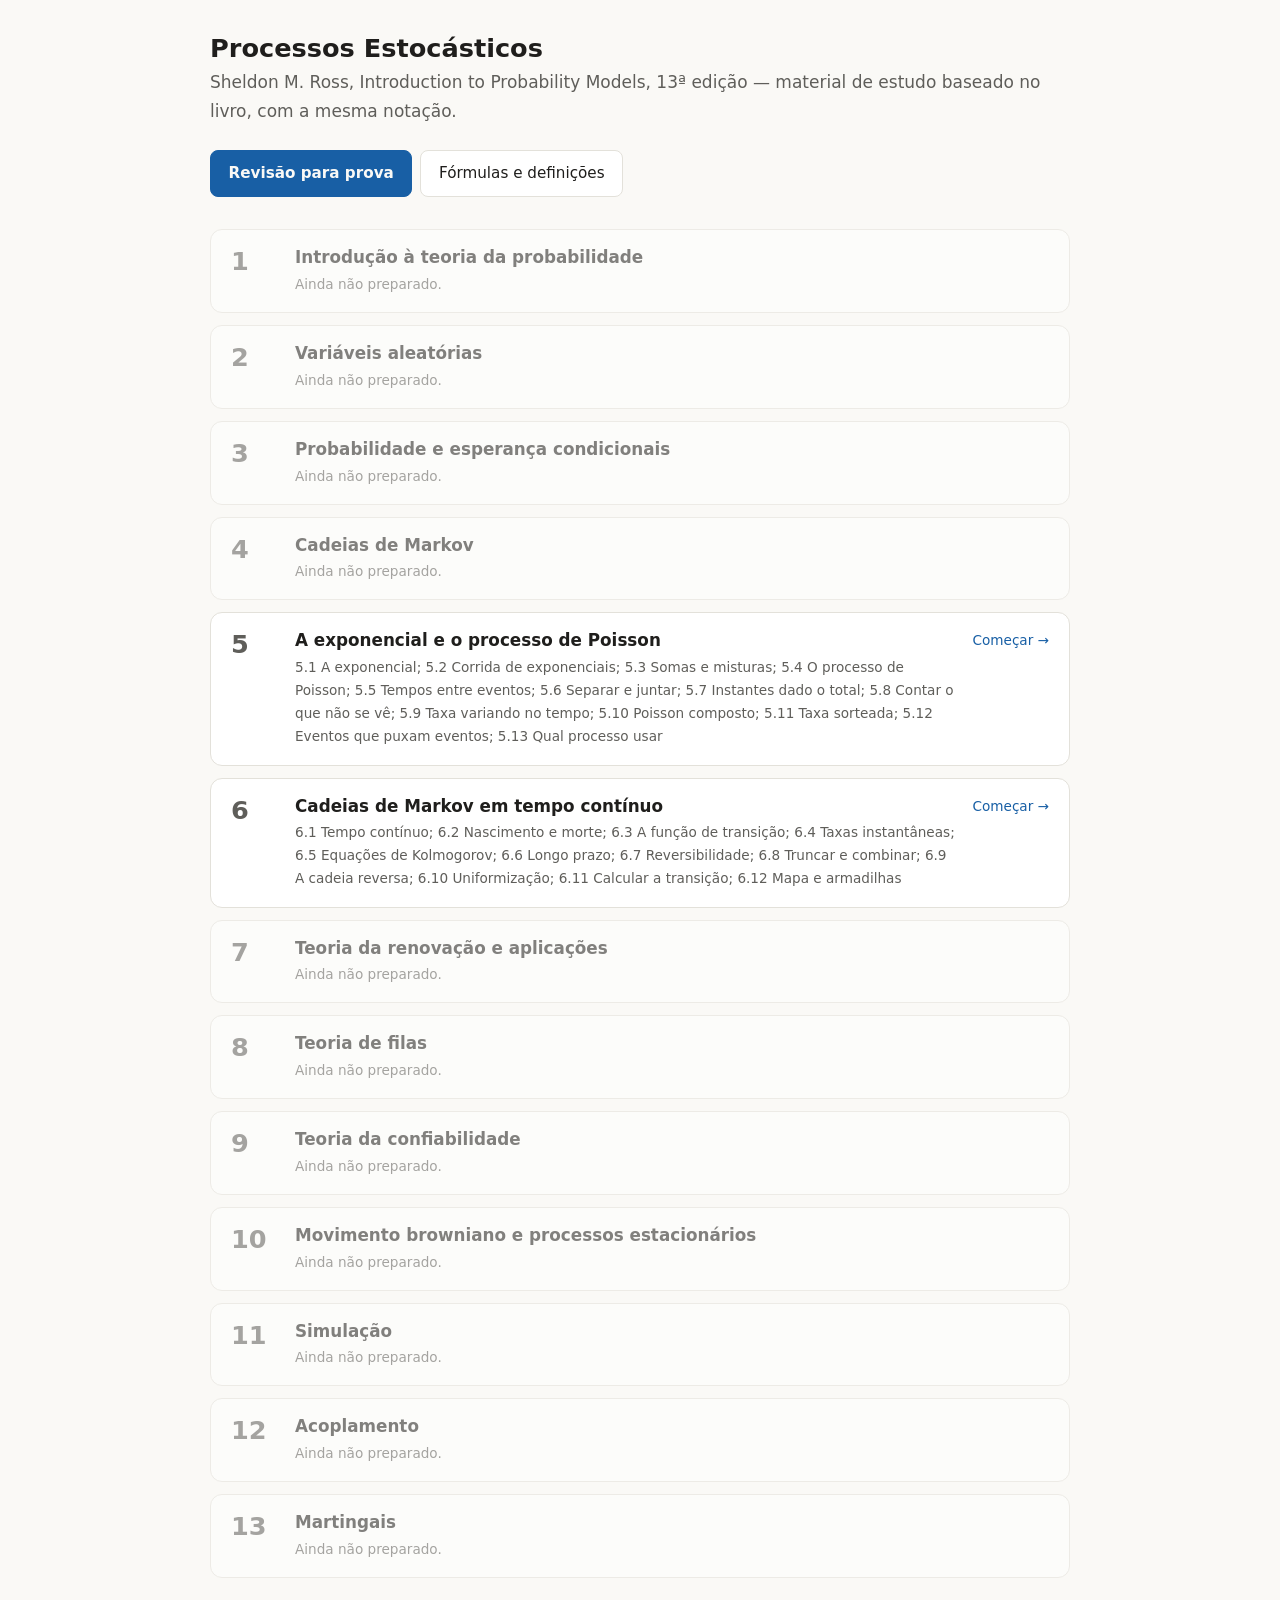
<file: index.html>
<!DOCTYPE html>
<html lang="pt-BR">
<head>
<meta charset="utf-8">
<meta name="viewport" content="width=device-width, initial-scale=1, viewport-fit=cover">
<title>Livro</title>
<link rel="stylesheet" href="assets/estudo.css">
</head>
<body>
<main class="site">
  <h1 id="titulo"></h1>
  <p class="sub" id="sub"></p>
  <nav class="site-nav">
    <a class="btn primario" href="revisao.html">Revisão para prova</a>
    <a class="btn" href="formulas.html">Fórmulas e definições</a>
  </nav>
  <div class="cap-lista" id="capitulos"></div>
</main>
<script src="assets/site.js"></script>
<script>
(function () {
  var S = window.SITE || { slug: '', livro: { titulo: 'Livro' }, capitulos: [] };
  var L = S.livro;
  document.title = L.titulo;
  document.getElementById('titulo').textContent = L.titulo;
  document.getElementById('sub').textContent = [L.autores, L.edicao].filter(Boolean).join(', ') +
    (L.autores || L.edicao ? ' — ' : '') + 'material de estudo baseado no livro, com a mesma notação.';
  var lista = document.getElementById('capitulos');
  S.capitulos.forEach(function (c) {
    var pronto = c.status === 'pronto';
    var d = document.createElement('div'); d.className = 'cap ' + (pronto ? 'pronto' : 'pendente');
    var num = document.createElement('div'); num.className = 'num'; num.textContent = c.numero;
    var meio = document.createElement('div');
    var h = document.createElement('h2');
    if (pronto) { var a = document.createElement('a'); a.href = c.arquivo; a.textContent = c.titulo; h.appendChild(a); }
    else h.textContent = c.titulo;
    var sec = document.createElement('p'); sec.className = 'secoes';
    sec.textContent = pronto ? (c.secoes || []).map(function (s) { return s.numero + ' ' + s.titulo; }).join('; ') : 'Ainda não preparado.';
    meio.appendChild(h); meio.appendChild(sec);
    var acao = document.createElement('div'); acao.className = 'acao';
    if (pronto) {
      var est = null;
      try { est = JSON.parse(localStorage.getItem('estatistica-tdah:' + S.slug + '/' + c.id) || 'null'); } catch (e) {}
      var link = document.createElement('a');
      if (est && typeof est.atual === 'number') {
        link.href = c.arquivo + '#passo-' + (est.atual + 1); link.textContent = 'Continuar →';
        acao.appendChild(link);
        if (est.onde) { var o = document.createElement('span'); o.className = 'onde'; o.textContent = est.onde; acao.appendChild(o); }
      } else { link.href = c.arquivo; link.textContent = 'Começar →'; acao.appendChild(link); }
    }
    d.appendChild(num); d.appendChild(meio); d.appendChild(acao);
    lista.appendChild(d);
  });
  if (!S.capitulos.length) lista.textContent = 'Nenhum capítulo ainda.';
})();
</script>
</body>
</html>
</file>
<file: assets/estudo.css>
:root {
  --bg: #faf9f6; --card: #ffffff; --text: #1f1e1c; --muted: #5f5e5a; --border: #e3e1da;
  --accent: #185fa5; --accent-bg: #e6f1fb; --ok: #3b6d11; --ok-bg: #eaf3de;
  --err: #a32d2d; --err-bg: #fcebeb; --warn: #854f0b; --warn-bg: #faeeda; --roxo: #534ab7;
  --s1: #c2410c; --s2: #534ab7; --s3: #0f766e;
  box-sizing: border-box;
  padding-top: env(safe-area-inset-top, 0px);
  padding-bottom: env(safe-area-inset-bottom, 0px);
}
@media (prefers-color-scheme: dark) {
  :root:not([data-theme="light"]) {
    --bg: #1c1c1b; --card: #262625; --text: #eeede8; --muted: #b4b2a9; --border: #3a3a38;
    --accent: #85b7eb; --accent-bg: #0c2a4a; --ok: #97c459; --ok-bg: #1f3310;
    --err: #f09595; --err-bg: #3d1414; --warn: #ef9f27; --warn-bg: #3a2604; --roxo: #afa9ec;
    --s1: #fb9a5b; --s2: #afa9ec; --s3: #5fd3c0;
  }
}
:root[data-theme="dark"] {
  --bg: #1c1c1b; --card: #262625; --text: #eeede8; --muted: #b4b2a9; --border: #3a3a38;
  --accent: #85b7eb; --accent-bg: #0c2a4a; --ok: #97c459; --ok-bg: #1f3310;
  --err: #f09595; --err-bg: #3d1414; --warn: #ef9f27; --warn-bg: #3a2604; --roxo: #afa9ec;
  --s1: #fb9a5b; --s2: #afa9ec; --s3: #5fd3c0;
}
html { scroll-padding-top: env(safe-area-inset-top, 0px); }
*, *::before, *::after { box-sizing: inherit; }
body { margin: 0; background: var(--bg); color: var(--text); font-family: "Inter", system-ui, -apple-system, "Segoe UI", Roboto, sans-serif; font-size: 17px; line-height: 1.7; }
.wrap { max-width: 1200px; margin: 0 auto; padding: 1.75rem 2rem 3rem; }
@media (max-width: 700px) { .wrap { padding: 1.25rem 1rem 3rem; } }
h1 { font-size: 1.5rem; font-weight: 600; margin: 0 0 .25rem; line-height: 1.3; }
h2 { font-size: 1.25rem; font-weight: 600; margin: 0 0 .75rem; line-height: 1.35; }
h3 { font-size: 1.05rem; font-weight: 600; margin: 1.25rem 0 .5rem; }
h4 { font-size: .95rem; font-weight: 600; margin: 0 0 .4rem; }
p { margin: 0 0 .9rem; }
.contexto { color: var(--muted); font-size: .95rem; margin: 0 0 1rem; }
.abas { display: flex; gap: .5rem; margin: 0 0 1.25rem; border-bottom: 1px solid var(--border); }
.abas button { background: none; border: none; border-bottom: 2px solid transparent; padding: .6rem .9rem; font: inherit; font-size: .95rem; color: var(--muted); cursor: pointer; }
.abas button[aria-selected="true"] { color: var(--accent); border-bottom-color: var(--accent); font-weight: 600; }
.passo { background: var(--card); border: 1px solid var(--border); border-radius: 12px; padding: 1.25rem; max-width: 800px; margin: 0 auto; }
.passo.com-apoio { max-width: none; }
.texto > :first-child, .apoio > :first-child { margin-top: 0; }
.texto > :last-child, .apoio > :last-child { margin-bottom: 0; }
/* Sem barras de rolagem internas: a coluna de apoio nunca rola sozinha.
   O topo do "sticky" é calculado no script: se o apoio couber na tela, fica preso no alto;
   se for mais alto que a tela, rola com a página e prende pela base. */
@media (min-width: 960px) {
  .passo { padding: 1.75rem 2rem; }
  .passo.com-apoio { display: grid; grid-template-columns: minmax(0, 1fr) minmax(0, 1fr); gap: 2.5rem; align-items: start; }
  .apoio { position: sticky; top: 1rem; }
  .resumo-grid { display: grid; grid-template-columns: minmax(0, 1fr) minmax(0, 1fr); gap: 2.5rem; align-items: start; }
  .resumo-grid .lado { grid-template-columns: 1fr; }
  .apoio .sim > svg { max-height: 40vh; }
}
@media (max-width: 959px) { .apoio { margin-top: 1rem; } }

/* ---- Blocos de leitura ---- */
.ideia { background: var(--accent-bg); color: var(--text); border-left: 4px solid var(--accent); padding: .75rem 1rem; margin: 1rem 0; }
.ideia::before { content: "Ideia central"; display: block; font-size: .8rem; font-weight: 600; color: var(--accent); margin-bottom: .2rem; }
.definicao { border-left: 4px solid var(--roxo); padding: .4rem 0 .4rem 1rem; margin: 1rem 0; }
.exemplo { background: var(--bg); border: 1px solid var(--border); border-radius: 8px; padding: .8rem 1rem; margin: 1rem 0; }
.exemplo::before { content: "Exemplo"; display: block; font-size: .8rem; font-weight: 600; color: var(--muted); margin-bottom: .2rem; }
.confira { border-left: 4px solid var(--ok); padding: .4rem 0 .4rem 1rem; margin: 1rem 0; font-size: .95rem; }
.confira::before { content: "Confira"; display: block; font-size: .8rem; font-weight: 600; color: var(--ok); margin-bottom: .1rem; }
.confira ul { margin: 0; padding-left: 1.1rem; }
.compara { display: grid; grid-template-columns: minmax(0, 1fr) minmax(0, 1fr); gap: .75rem; margin: 1rem 0; }
.compara > div { border: 1px solid var(--border); border-radius: 8px; padding: .7rem .8rem; font-size: .95rem; }
.compara > div > :last-child { margin-bottom: 0; }
.compara ul { margin: 0; padding-left: 1.1rem; }
.compara li { margin-bottom: .3rem; }
@media (max-width: 600px) { .compara { grid-template-columns: 1fr; } }
details.demo { border: 1px dashed var(--border); border-radius: 8px; padding: .5rem .9rem; margin: 1rem 0; }
details.demo > summary { cursor: pointer; font-weight: 600; font-size: .95rem; color: var(--muted); }
details.demo[open] > summary { margin-bottom: .6rem; }

/* ---- Fórmulas: nunca rolam; encolhem para caber ---- */
.formula { margin: 1rem 0; }
mjx-container[jax="SVG"][display="true"] { margin: .6em 0 !important; max-width: 100%; }
mjx-container[jax="SVG"][display="true"] > svg { max-width: 100%; height: auto; }
.s1 { color: var(--s1); } .s2 { color: var(--s2); } .s3 { color: var(--s3); }
.legenda { list-style: none; padding: 0; margin: .2rem 0 0; font-size: .93rem; display: flex; flex-wrap: wrap; column-gap: 1.25rem; row-gap: .1rem; }

/* ---- Atividades (tudo que é "sua vez" usa o fundo âmbar) ---- */
.pare, .prever, .lacunas, .acheerro { background: var(--warn-bg); border-radius: 8px; padding: .9rem 1rem; margin: 1rem 0; }
.pare::before, .prever::before, .lacunas::before, .acheerro::before { display: block; font-size: .8rem; font-weight: 600; color: var(--warn); margin-bottom: .2rem; }
.pare::before { content: "Pare e tente"; }
.prever::before { content: "Preveja antes de mexer"; }
.prever:not([data-sim])::before { content: "Preveja"; }
.lacunas::before { content: "Complete"; }
.acheerro::before { content: "Ache o erro"; }
.pare .resposta, .prever .explica { border-top: 1px solid var(--border); padding-top: .6rem; margin-top: .6rem; }
.pare > :last-child, .prever > :last-child, .lacunas > :last-child, .acheerro > :last-child { margin-bottom: 0; }
.prever .alts { display: flex; flex-wrap: wrap; gap: .4rem; margin-bottom: .5rem; }
.prever .alts button { font: inherit; font-size: .93rem; padding: .4rem .8rem; border: 1px solid var(--border); border-radius: 999px; background: var(--card); color: var(--text); cursor: pointer; }
.prever .alts button.escolhida { border-color: var(--accent); box-shadow: inset 0 0 0 1px var(--accent); font-weight: 600; }
.prever .alts button.certa { border-color: var(--ok); background: var(--ok-bg); }
.prever .alts button.errada { border-color: var(--err); background: var(--err-bg); }
.aviso-prever { font-size: .88rem; color: var(--muted); margin: 0 0 .4rem; }
.aviso-prever:empty { display: none; }
.sim.travada { opacity: .45; }
input.lacuna { width: 6.5em; font: inherit; padding: .1rem .4rem; border: 1px solid var(--muted); border-radius: 6px; background: var(--card); color: var(--text); text-align: center; }
input.lacuna.ok { border-color: var(--ok); background: var(--ok-bg); }
input.lacuna.no { border-color: var(--err); background: var(--err-bg); }
.res-lacunas { font-size: .93rem; margin: .5rem 0 0; }
.res-lacunas:empty { display: none; }
.res-lacunas.ok { color: var(--ok); } .res-lacunas.no { color: var(--err); }
.lacunas .dica { font-size: .93rem; margin: .5rem 0 0; }
.lacunas .resolucao { border-top: 1px solid var(--border); padding-top: .6rem; margin-top: .6rem; }
.acheerro .linhas { list-style: none; padding: 0; margin: .4rem 0 0; display: grid; gap: .35rem; counter-reset: linha; }
.acheerro .linhas li { counter-increment: linha; }
.acheerro .linhas button { width: 100%; text-align: left; font: inherit; font-size: .95rem; line-height: 1.5; padding: .45rem .7rem; border: 1px solid var(--border); border-radius: 8px; background: var(--card); color: var(--text); cursor: pointer; }
.acheerro .linhas button::before { content: counter(linha) ". "; color: var(--muted); }
.acheerro .linhas button.achou { border-color: var(--ok); background: var(--ok-bg); }
.acheerro .linhas button.correta { border-color: var(--err); background: var(--err-bg); }

/* ---- Questões ---- */
.quiz { margin: 1.25rem 0; }
.quiz .enunciado { font-weight: 600; }
.quiz .alts { display: grid; gap: .5rem; }
.quiz .alts button { text-align: left; font: inherit; font-size: .97rem; line-height: 1.5; padding: .7rem .9rem; border: 1px solid var(--border); border-radius: 8px; background: var(--card); color: var(--text); cursor: pointer; }
.quiz .alts button.certa { border-color: var(--ok); background: var(--ok-bg); }
.quiz .alts button.errada { border-color: var(--err); background: var(--err-bg); }
.fb { display: none; font-size: .93rem; padding: .6rem .9rem; border-radius: 8px; margin-top: .5rem; }
.fb.mostrar { display: block; }
.fb.ok { background: var(--ok-bg); color: var(--ok); }
.fb.no { background: var(--err-bg); color: var(--err); }

/* ---- Simulações ---- */
.sim { border: 1px solid var(--border); border-radius: 8px; padding: .9rem; margin: 1rem 0; transition: opacity .2s; }
.sim label { display: flex; flex-wrap: wrap; align-items: center; column-gap: .75rem; row-gap: .1rem; font-size: .9rem; color: var(--muted); margin-bottom: .35rem; }
.sim input[type=range] { flex: 1 1 170px; min-width: 0; }
.sim > svg { width: 100%; max-width: 460px; height: auto; display: block; margin: .5rem auto 0; }
svg.fig { width: 100%; max-width: 420px; height: auto; display: block; margin: .5rem auto 0; }
/* rede de segurança: um traço que passe 1–2 unidades do viewBox aparece em vez de ser cortado.
   O desenho em si deve caber no viewBox (scripts/conferir_figuras.js confere). */
.sim > svg, svg.fig { overflow: visible; }

/* ---- Tabelas: cabem na largura, sem rolagem lateral ---- */
.escala { max-width: 100%; }
.tab { border-collapse: collapse; font-size: .92rem; width: 100%; font-variant-numeric: tabular-nums; }
.tab th, .tab td { padding: .35rem .5rem; text-align: center; border-bottom: 1px solid var(--border); }
.tab td { white-space: nowrap; }
.tab th { font-weight: 600; color: var(--muted); }
@media (max-width: 600px) { .tab { font-size: .8rem; } .tab th, .tab td { padding: .3rem .2rem; } }

/* ---- Navegação ---- */
.nav { display: flex; justify-content: space-between; gap: .75rem; margin-top: 1.25rem; }
.nav button, .btn { font: inherit; font-size: .95rem; padding: .6rem 1.1rem; border-radius: 8px; border: 1px solid var(--border); background: var(--card); color: var(--text); cursor: pointer; }
.btn.pequeno { padding: .35rem .8rem; font-size: .85rem; }
.nav button.primario, .btn.primario { background: var(--accent); border-color: var(--accent); color: var(--bg); font-weight: 600; }
/* ---- Passos da seção atual, no topo: só para percorrer a seção (sem ✓, sem o capítulo inteiro) ---- */
.subtopicos { position: relative; display: flex; flex-wrap: wrap; align-items: baseline; column-gap: 1.2rem; row-gap: .15rem; margin: 0 0 1.1rem; padding-bottom: .3rem; border-bottom: 1px solid var(--border); }
.subtopicos .sub-secao { font-size: .8rem; color: var(--muted); margin-right: .2rem; }
.subtopicos button { background: none; border: none; font: inherit; font-size: .92rem; color: var(--muted); padding: .2rem 0 .3rem; cursor: pointer; transition: color .2s; }
.subtopicos button:hover, .subtopicos button:focus-visible { color: var(--text); outline: none; }
.subtopicos button.atual { color: var(--accent); }
.sub-sublinhado { position: absolute; left: 0; top: 0; height: 2px; width: 0; border-radius: 2px; background: var(--accent); pointer-events: none; transition: transform .45s cubic-bezier(.22, 1, .36, 1), width .45s cubic-bezier(.22, 1, .36, 1); }
@media (prefers-reduced-motion: reduce) { .sub-sublinhado, .subtopicos button { transition: none; } }

/* ---- Trilho lateral: sumário do capítulo que só aparece quando chamado ----
   Fechado: um traço por seção na borda esquerda. Ao passar o mouse, tocar ou focar,
   o painel desliza, os itens entram em cascata e o marcador escorrega até o passo atual. */
@media (max-width: 1300px) { .wrap { padding-left: calc(28px + 1.5rem); } }
@media (max-width: 700px) { .wrap { padding-left: calc(28px + .5rem); } }
.trilho { position: fixed; top: 0; bottom: 0; left: 0; width: 28px; z-index: 25; cursor: pointer; outline: none; }
.trilho-tracos { position: absolute; left: 9px; top: 50%; transform: translateY(-50%); display: flex; flex-direction: column; gap: 9px; transition: opacity .2s ease, transform .35s cubic-bezier(.22, 1, .36, 1); }
.trilho:not(.aberto):hover .trilho-tracos { transform: translate(2px, -50%); }
.trilho.aberto .trilho-tracos { opacity: 0; transform: translate(10px, -50%); }
.traco { width: 9px; height: 3px; border-radius: 2px; background: var(--border); transition: width .45s cubic-bezier(.22, 1, .36, 1), background-color .35s; }
.traco.vista { background: var(--muted); }
.traco.atual { width: 17px; background: var(--accent); }
.trilho-painel { position: absolute; top: 0; bottom: 0; left: 0; width: min(300px, 85vw); padding: 1.25rem 1rem 1.25rem 1.1rem; display: flex; flex-direction: column; justify-content: center; gap: .7rem; background: var(--card); border-right: 1px solid var(--border); border-radius: 0 18px 18px 0; box-shadow: 8px 0 30px rgba(0,0,0,.14); transform: translateX(calc(-100% - 40px)); visibility: hidden; transition: transform .42s cubic-bezier(.22, 1, .36, 1), visibility 0s linear .42s; cursor: default; }
.trilho.aberto .trilho-painel { transform: none; visibility: visible; transition: transform .42s cubic-bezier(.22, 1, .36, 1), visibility 0s; }
.trilho-cap { font-size: .75rem; color: var(--muted); margin: 0; padding-left: .9rem; }
.trilho-lista { position: relative; display: flex; flex-direction: column; }
.trilho-lista button, .trilho-rodape { opacity: 0; transform: translateX(-14px); transition: opacity .15s ease, transform .2s ease, background-color .15s, color .15s; }
.trilho.aberto .trilho-lista button, .trilho.aberto .trilho-rodape { opacity: 1; transform: none; transition: opacity .3s ease calc(var(--i, 0) * 28ms + 90ms), transform .45s cubic-bezier(.22, 1, .36, 1) calc(var(--i, 0) * 28ms + 90ms), background-color .15s, color .15s; }
.trilho-lista button { text-align: left; background: none; border: none; font: inherit; font-size: .9rem; line-height: 1.35; color: var(--muted); padding: .32rem .5rem .32rem .9rem; border-radius: 8px; cursor: pointer; }
.trilho-lista button:hover, .trilho-lista button:focus-visible { background: var(--accent-bg); color: var(--text); outline: none; }
.trilho-secao.vista { color: var(--text); }
.trilho-secao.atual { color: var(--accent); font-weight: 600; }
.trilho-passo { font-size: .84rem !important; padding-left: 1.75rem !important; }
.trilho-passo.atual { color: var(--text); font-weight: 600; }
.trilho-marcador { position: absolute; left: .95rem; top: 0; width: 3px; height: 0; border-radius: 2px; background: var(--accent); transition: transform .5s cubic-bezier(.22, 1, .36, 1), height .5s cubic-bezier(.22, 1, .36, 1), opacity .3s; }
.trilho-rodape { display: flex; flex-wrap: wrap; gap: .4rem; border-top: 1px solid var(--border); padding: .75rem 0 0 .9rem; }
.trilho.compacto .trilho-lista button { font-size: .8rem; padding-top: .16rem; padding-bottom: .16rem; }
@media (prefers-reduced-motion: reduce) {
  .trilho *, .trilho *::before { transition-duration: 0s !important; transition-delay: 0s !important; }
}
.retomada { background: var(--card); border: 1px solid var(--accent); border-radius: 12px; padding: 1rem 1.25rem; max-width: 800px; margin: 0 auto 1rem; }
.retomada::before { content: "De volta"; display: block; font-size: .8rem; font-weight: 600; color: var(--accent); margin-bottom: .2rem; }
.retomada .item { border-top: 1px solid var(--border); padding: .6rem 0; }
.retomada .item p { margin: 0 0 .4rem; }
.retomada .ideia { margin: .5rem 0 0; }

/* ---- Resumo ---- */
.lado { display: grid; grid-template-columns: repeat(auto-fit, minmax(240px, 1fr)); gap: .75rem; }
.lado > div { background: var(--card); border: 1px solid var(--border); border-radius: 8px; padding: .8rem 1rem; }
.resumo-lista { padding-left: 1.2rem; }
.resumo-lista li { margin-bottom: .4rem; }
.revisao { background: var(--card); border: 1px solid var(--border); border-radius: 12px; padding: 1rem 1.25rem; margin: 0 0 1.5rem; }
.revisao h3 { margin-top: 0; }
.rev-cabeca { font-size: .85rem; color: var(--muted); margin: 0 0 .3rem; }
.rev-acoes { display: flex; flex-wrap: wrap; gap: .5rem; margin-top: .75rem; }

/* ---- Referências: balão, gaveta e painel ---- */
.ref { color: var(--accent); border-bottom: 1px dashed var(--accent); cursor: pointer; }
.ref:focus-visible { outline: 2px solid var(--accent); outline-offset: 2px; }
.destaque { animation: piscar 1.6s ease-out; }
@keyframes piscar { 0%, 30% { box-shadow: 0 0 0 3px var(--accent); } 100% { box-shadow: 0 0 0 3px transparent; } }
.balao { position: absolute; z-index: 20; width: min(380px, calc(100vw - 24px)); background: var(--card); border: 1px solid var(--accent); border-radius: 10px; padding: .7rem .9rem; font-size: .93rem; box-shadow: 0 6px 20px rgba(0,0,0,.15); }
.balao .formula, .balao .exemplo, .balao .definicao, .gaveta .formula, .gaveta .exemplo, #painel .formula, #painel .exemplo { margin: .3rem 0; }
.rotulo-ref { font-size: .78rem; color: var(--muted); margin: 0 0 .2rem; }
.ir-passo { display: inline-block; font: inherit; font-size: .85rem; background: none; border: none; color: var(--accent); padding: .3rem 0 0; cursor: pointer; text-decoration: underline; }
/* A gaveta não tem rolagem própria: se o conteúdo não couber, ele abre como painel de página inteira. */
.gaveta { position: fixed; left: 0; right: 0; bottom: 0; z-index: 30; background: var(--card); border-top: 1px solid var(--border); border-radius: 14px 14px 0 0; box-shadow: 0 -6px 24px rgba(0,0,0,.18); padding: .9rem 1rem calc(1rem + env(safe-area-inset-bottom, 0px)); }
.gaveta-interno { max-width: 900px; margin: 0 auto; }
.gaveta-topo { display: flex; justify-content: space-between; align-items: center; gap: .5rem; margin-bottom: .4rem; }
.gaveta-topo strong { font-size: 1rem; }
.gaveta-item { border-top: 1px solid var(--border); padding: .6rem 0; }
.gaveta-item:first-of-type { border-top: none; }
#painel { max-width: 900px; margin: 0 auto; }
.painel-lista { display: grid; grid-template-columns: repeat(auto-fit, minmax(320px, 1fr)); gap: 0 2rem; }
.nota-painel { font-size: .88rem; color: var(--muted); margin-top: .75rem; }
[hidden] { display: none !important; }

/* ---- Integração com o site do livro ---- */
.sub-livro { margin-left: auto; font-size: .78rem; color: var(--muted); }
.fim-capitulo { display: flex; flex-wrap: wrap; justify-content: space-between; gap: .75rem; margin-top: 2rem; padding-top: 1.25rem; border-top: 1px solid var(--border); }
.fim-capitulo a, a.btn { text-decoration: none; display: inline-block; }

/* ---- Páginas gerais: início, revisão para prova, fórmulas ---- */
.site { max-width: 900px; margin: 0 auto; padding: 2rem 1.25rem 4rem; }
.site h1 { font-size: 1.6rem; margin-bottom: .2rem; }
.site .sub { color: var(--muted); margin: 0 0 1.5rem; }
.site-nav { display: flex; flex-wrap: wrap; gap: .5rem; margin: 0 0 2rem; }
.site-nav a { text-decoration: none; }
.cap-lista { display: grid; gap: .75rem; }
.cap { display: grid; grid-template-columns: 3rem minmax(0, 1fr) auto; gap: 1rem; align-items: start; background: var(--card); border: 1px solid var(--border); border-radius: 12px; padding: 1rem 1.25rem; transition: border-color .2s, transform .25s cubic-bezier(.22, 1, .36, 1); }
.cap.pronto:hover { border-color: var(--accent); transform: translateX(3px); }
.cap .num { font-size: 1.6rem; font-weight: 600; color: var(--muted); line-height: 1.2; }
.cap h2 { font-size: 1.05rem; margin: 0 0 .25rem; }
.cap h2 a { color: var(--text); text-decoration: none; }
.cap .secoes { font-size: .85rem; color: var(--muted); margin: 0; }
.cap .acao { font-size: .85rem; text-align: right; white-space: nowrap; }
.cap .acao a { color: var(--accent); text-decoration: none; }
.cap .acao .onde { display: block; color: var(--muted); font-size: .78rem; white-space: normal; max-width: 14rem; }
.cap.pendente { opacity: .55; }
.cap.pendente .acao { color: var(--muted); }
@media (max-width: 600px) { .cap { grid-template-columns: 2.2rem minmax(0, 1fr); } .cap .acao { grid-column: 2; text-align: left; } }
.chips { display: flex; flex-wrap: wrap; gap: .4rem; margin: .5rem 0 1rem; }
.chips button { font: inherit; font-size: .85rem; padding: .3rem .8rem; border-radius: 999px; border: 1px solid var(--border); background: var(--card); color: var(--muted); cursor: pointer; transition: all .2s; }
.chips button.on { border-color: var(--accent); color: var(--accent); background: var(--accent-bg); }
.config-rev { background: var(--card); border: 1px solid var(--border); border-radius: 12px; padding: 1rem 1.25rem; margin-bottom: 1.25rem; }
.config-rev label { font-size: .9rem; color: var(--muted); }
.config-rev select { font: inherit; font-size: .9rem; padding: .2rem .4rem; border-radius: 6px; border: 1px solid var(--border); background: var(--card); color: var(--text); }
.questao-rev { background: var(--card); border: 1px solid var(--border); border-radius: 12px; padding: 1.25rem; }
.placar { display: grid; gap: .3rem; margin: .5rem 0 1rem; font-size: .95rem; }
.grupo-formulas { margin: 0 0 2rem; }
.grupo-formulas h2 { font-size: 1.15rem; border-bottom: 1px solid var(--border); padding-bottom: .3rem; }
.grupo-formulas h3 { font-size: .95rem; color: var(--muted); margin: 1rem 0 .3rem; }
.item-formula { border-top: 1px solid var(--border); padding: .6rem 0; }
.item-formula:first-of-type { border-top: none; }
.item-formula a { font-size: .85rem; color: var(--accent); }

/* ---- Proteção das fórmulas ----
   O MathJax desenha cada fórmula como um <svg>. Regras de gráfico precisam usar "> svg" (filho direto);
   esta regra, por último e mais específica, garante que fórmulas no meio do texto nunca herdem tamanho de gráfico. */
mjx-container[jax="SVG"]:not([display="true"]) > svg { width: auto; height: auto; max-width: 100%; max-height: none; display: inline; margin: 0; }
mjx-container[jax="SVG"][display="true"] > svg { width: auto; margin: 0 auto; }
</file>
